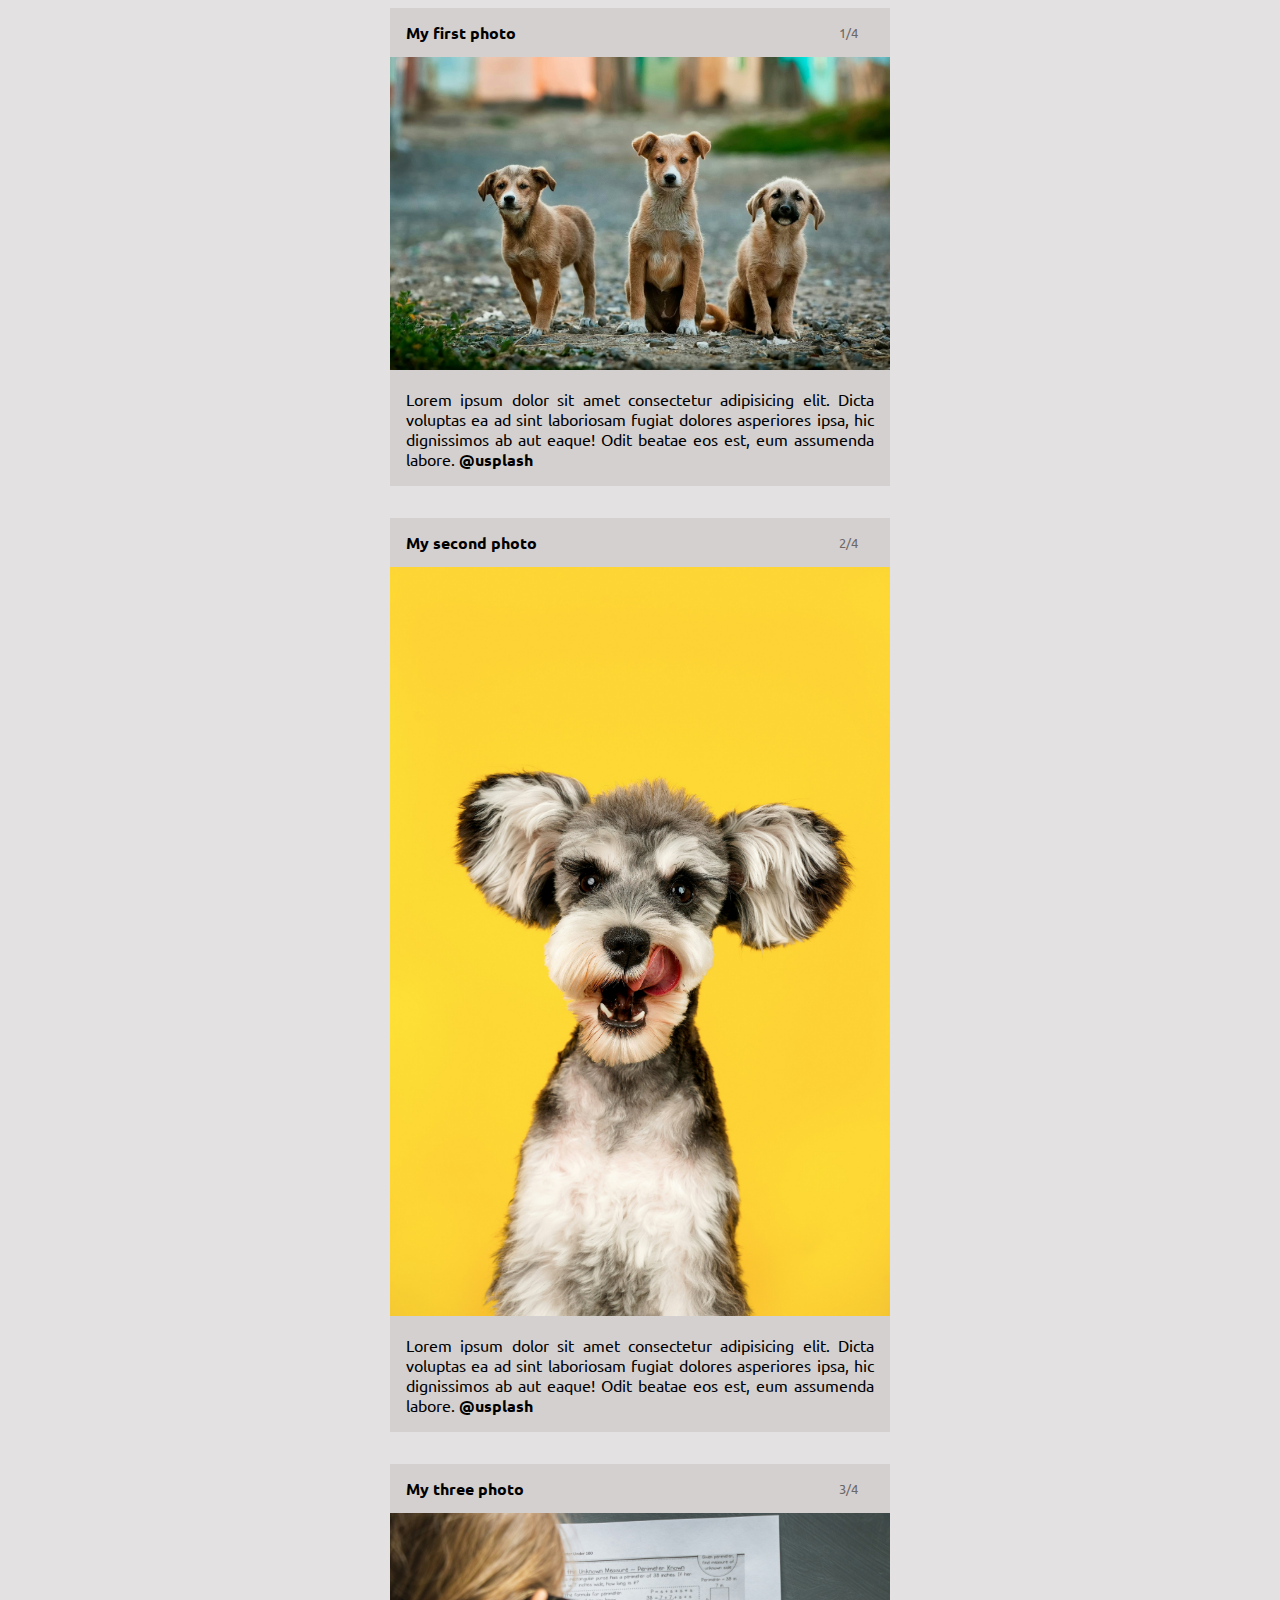
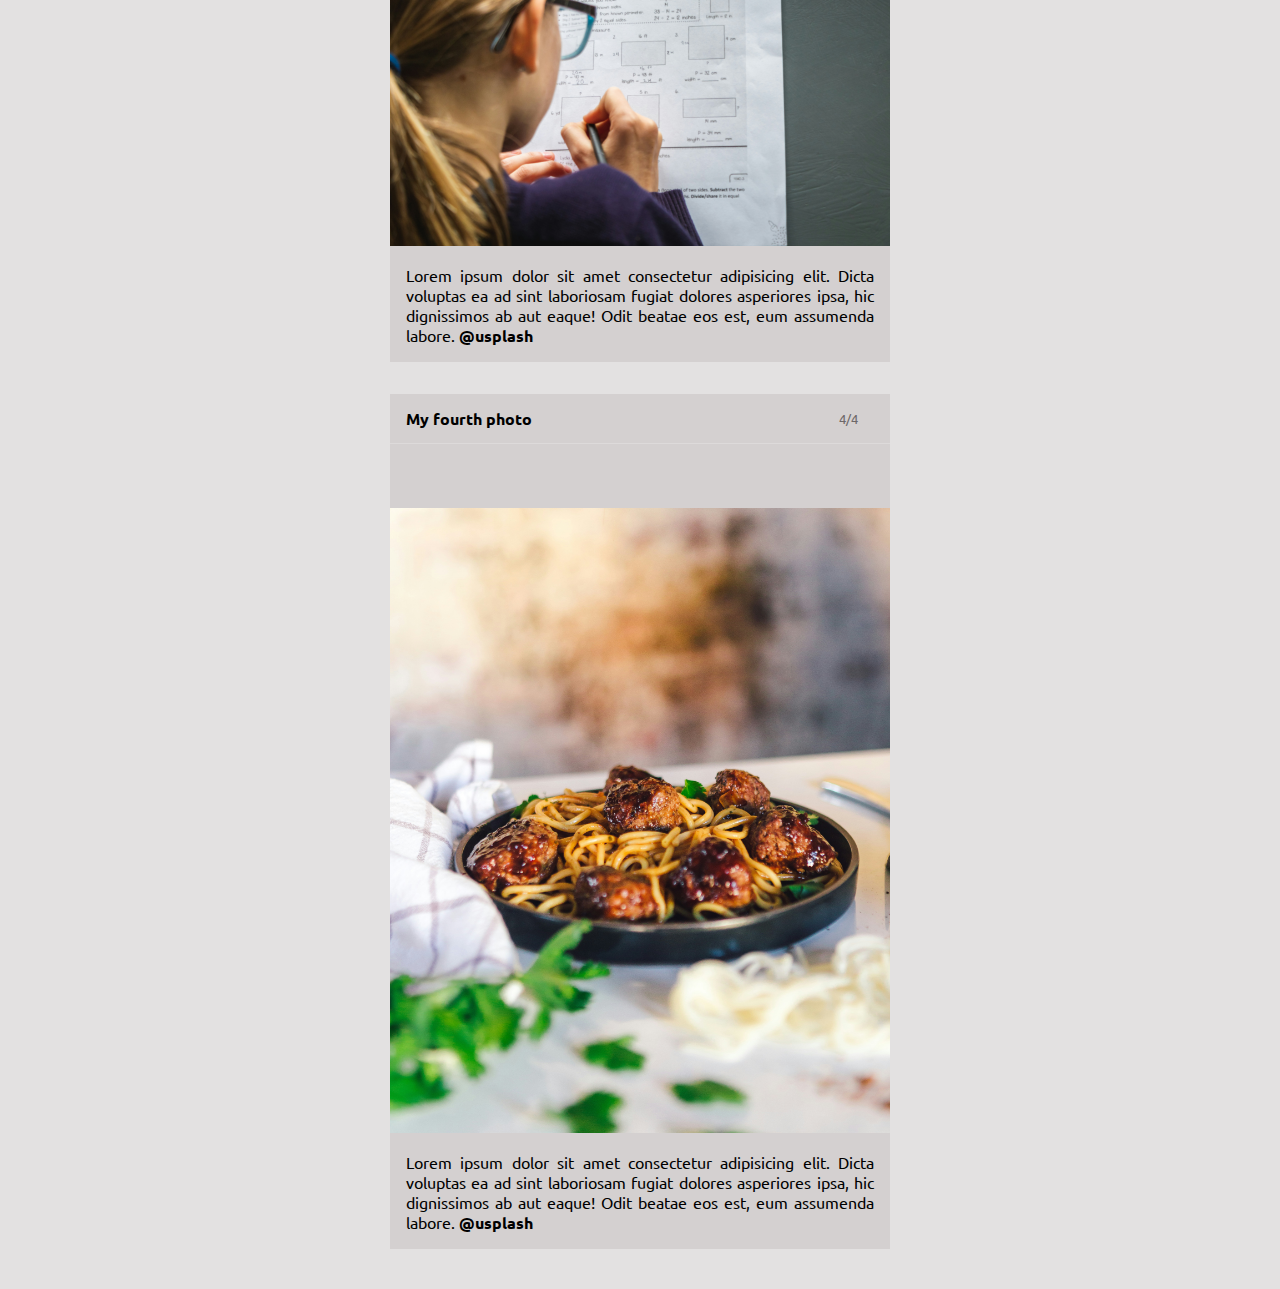
<file: Ejercicios/htmlCSS/ejercicioR@02/index.html>
<!DOCTYPE html>
<html lang="en">
  <head>
    <meta charset="UTF-8" />
    <meta name="viewport" content="width=device-width, initial-scale=1.0" />
    <title>Post Instagram</title>
    <!-- Font Awesome Icons -->
    <link rel="stylesheet" href="assets/fontawesome-free/css/all.min.css" />
    <link href="https://fonts.googleapis.com/css2?family=Ubuntu:ital,wght@0,300;0,400;0,500;0,700;1,300;1,400;1,500;1,700&display=swap" rel="stylesheet">
    <link rel="stylesheet" href="css/style.css" />
  </head>
  <body>
    <main class="contenedor">
      <div class="tarjeta">
        <div class="titulo">
          <h2>My first photo</h2>
          <p>1/4</p>
        </div>
        <img src="images/img6.jpg" alt="perritos" />
        <p>
          Lorem ipsum dolor sit amet consectetur adipisicing elit. Dicta
          voluptas ea ad sint laboriosam fugiat dolores asperiores ipsa, hic
          dignissimos ab aut eaque! Odit beatae eos est, eum assumenda labore.
          <strong>@usplash</strong>
        </p>
      </div>

      <div class="tarjeta">
        <div class="titulo">
          <h2>My second photo</h2>
          <p>2/4</p>
        </div>
        <img src="images/img5.jpg" alt="perrito" />
        <p>
          Lorem ipsum dolor sit amet consectetur adipisicing elit. Dicta
          voluptas ea ad sint laboriosam fugiat dolores asperiores ipsa, hic
          dignissimos ab aut eaque! Odit beatae eos est, eum assumenda labore.
          <strong>@usplash</strong>
        </p>
      </div>

      <div class="tarjeta">
        <div class="titulo">
          <h2>My three photo</h2>
          <p>3/4</p>
        </div>
        <img src="images/imgestudiando.jpg" alt="estudiante" />
        <p>
          Lorem ipsum dolor sit amet consectetur adipisicing elit. Dicta
          voluptas ea ad sint laboriosam fugiat dolores asperiores ipsa, hic
          dignissimos ab aut eaque! Odit beatae eos est, eum assumenda labore.
          <strong>@usplash</strong>
        </p>
      </div>

      <div class="tarjeta" >
        <div class="titulo" >
          <h2>My fourth photo</h2>
          <p>4/4</p>
        </div>
         <div class="border"></div>
        <img  src="images/imgspagheti.jpg" alt="spagheti" />
        <p>
          Lorem ipsum dolor sit amet consectetur adipisicing elit. Dicta
          voluptas ea ad sint laboriosam fugiat dolores asperiores ipsa, hic
          dignissimos ab aut eaque! Odit beatae eos est, eum assumenda labore.
          <strong>@usplash</strong>
        </p>
      </div>
    </main>
  </body>
</html>
</file>
<file: Ejercicios/htmlCSS/ejercicioR@02/css/style.css>
body {
  background: rgba(214, 211, 211, 0.685);
  font-family: "Ubuntu", sans-serif;
  display: flex;
  justify-content: center;
  align-items: center;
}

.contenedor {
  display: flex;
  flex-direction: column;
  justify-items: center;
  align-items: center;
  width: 500px;
  height: auto;
}

.tarjeta{
  background: #d4d0d0;
  margin-bottom: 2rem;
}

.tarjeta img{
  width: 100%;

}

.tarjeta p{
  margin: 1rem;
  text-align: justify;
}

.titulo{
  display: flex;
  align-items: center;
  justify-content: space-between;
  margin: 0 1rem;
}

.titulo h2{
  font-size: 1rem;
}

.titulo p{
  color: #6d6868;
  font-size: 0.8rem;
}

.border{
  border-top: 1px solid #f0ecec57;
  margin-bottom: 4rem;
}
</file>
